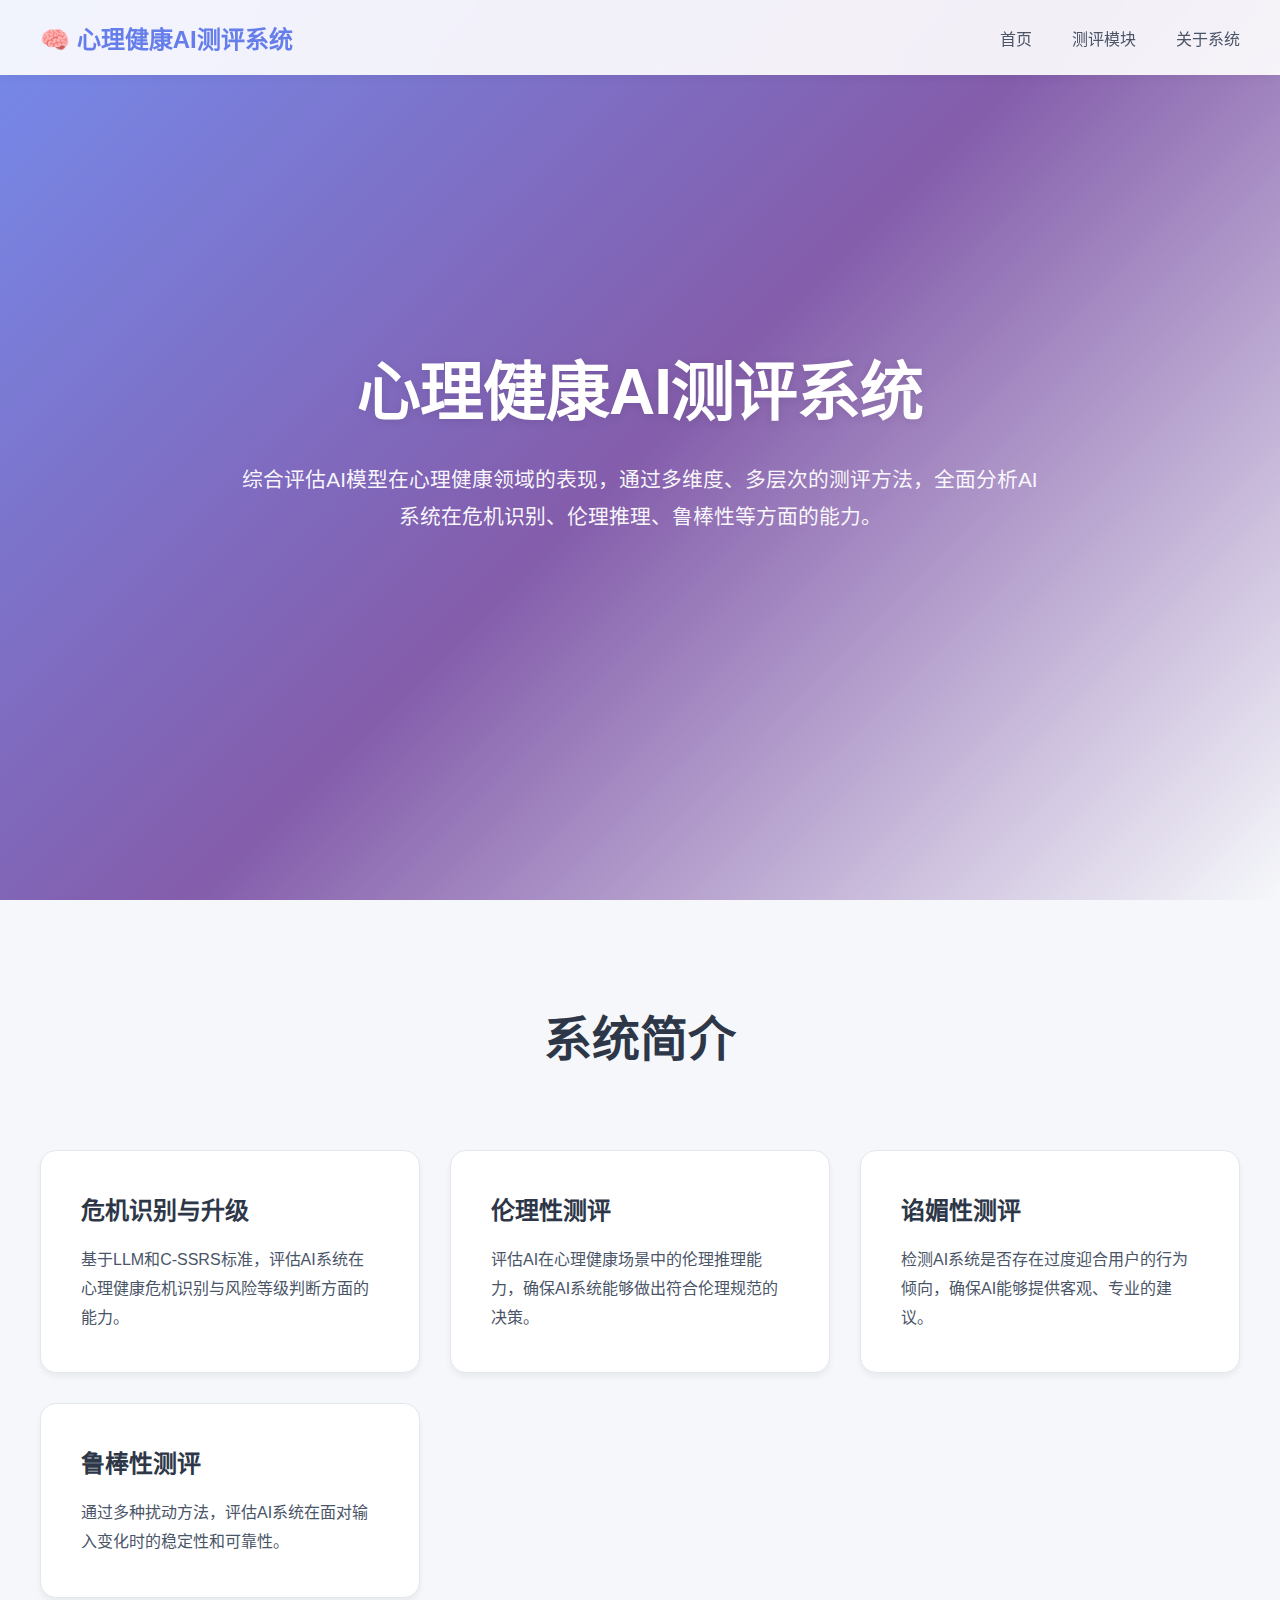
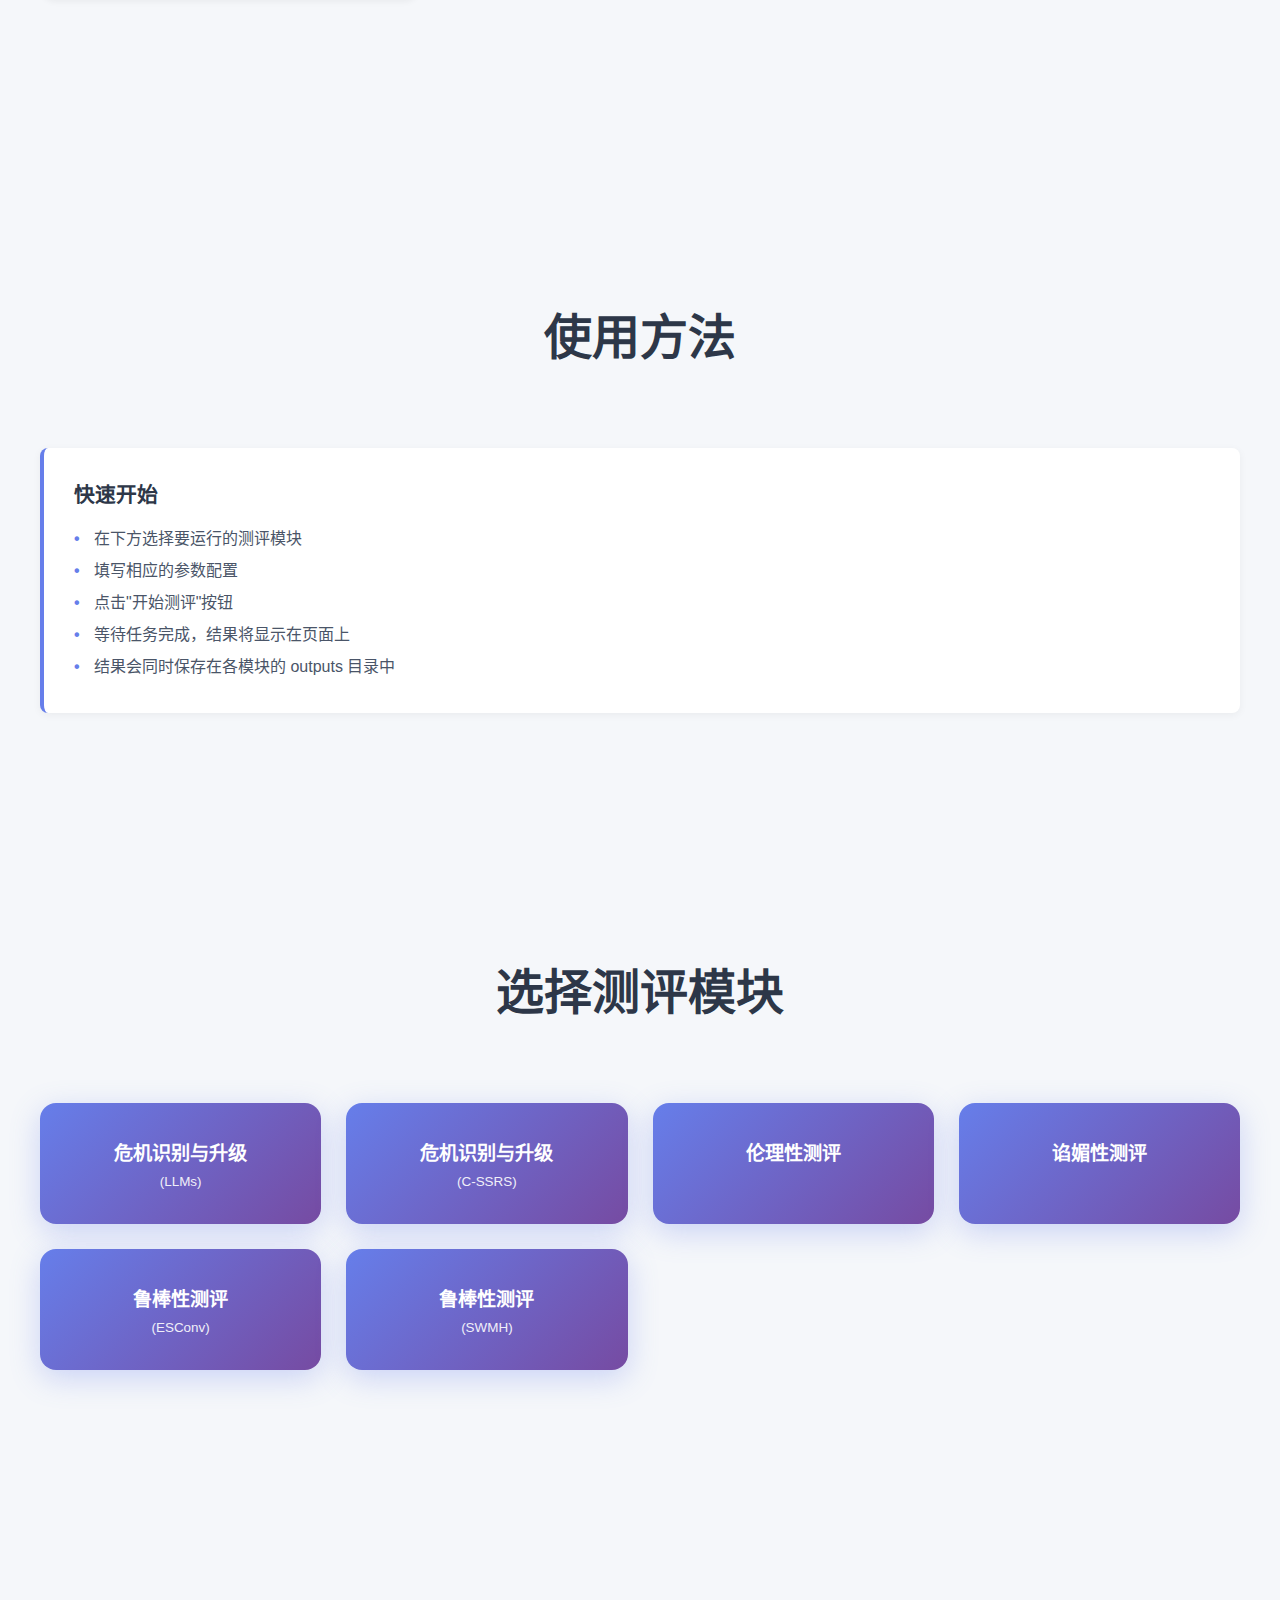
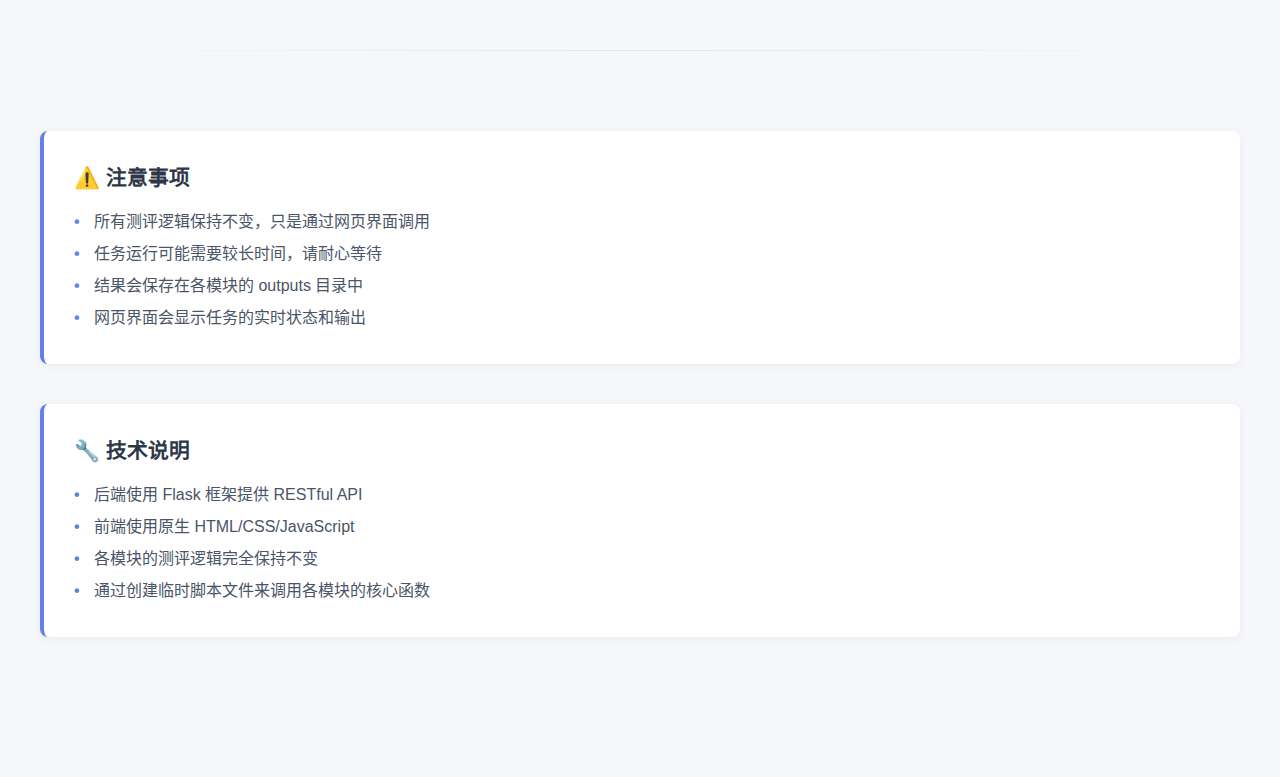
<file: index.html>
<!DOCTYPE html>
<html lang="zh-CN">
<head>
    <meta charset="UTF-8">
    <meta name="viewport" content="width=device-width, initial-scale=1.0">
    <title>心理健康AI测评系统 - 主页</title>
    <style>
        * {
            margin: 0;
            padding: 0;
            box-sizing: border-box;
        }

        body {
            font-family: -apple-system, BlinkMacSystemFont, 'Segoe UI', 'Microsoft YaHei', sans-serif;
            background: #f5f7fa;
            color: #2d3748;
            overflow-x: hidden;
        }

        /* 导航栏 */
        .navbar-wrap {
            position: fixed;
            top: 0;
            left: 0;
            right: 0;
            z-index: 1000;
            background: rgba(255, 255, 255, 0.9);
            backdrop-filter: blur(10px);
            box-shadow: 0 2px 10px rgba(0, 0, 0, 0.05);
        }

        .navbar {
            max-width: 1400px;
            margin: 0 auto;
            padding: 20px 40px;
            display: flex;
            justify-content: space-between;
            align-items: center;
        }

        .brand-link {
            text-decoration: none;
            font-size: 1.5em;
            font-weight: 700;
            color: #667eea;
        }

        .nav-menu {
            display: flex;
            gap: 40px;
            list-style: none;
        }

        .nav-link {
            color: #4a5568;
            text-decoration: none;
            font-size: 1em;
            transition: color 0.3s;
        }

        .nav-link:hover {
            color: #667eea;
        }

        /* Hero区域 */
        .hero-section {
            position: relative;
            min-height: 100vh;
            display: flex;
            align-items: center;
            justify-content: center;
            background: linear-gradient(135deg, #667eea 0%, #764ba2 50%, #f5f7fa 100%);
            overflow: hidden;
        }

        .hero-section::before {
            content: '';
            position: absolute;
            top: 0;
            left: 0;
            right: 0;
            bottom: 0;
            background: rgba(255, 255, 255, 0.1);
            z-index: 1;
        }

        .hero-content {
            position: relative;
            z-index: 2;
            max-width: 1200px;
            padding: 120px 40px 80px;
            text-align: center;
        }

        .hero-content h1 {
            font-size: 4em;
            font-weight: 700;
            margin-bottom: 30px;
            line-height: 1.2;
            letter-spacing: -1px;
            color: #ffffff;
            text-shadow: 0 2px 10px rgba(0, 0, 0, 0.1);
        }

        .hero-content p {
            font-size: 1.3em;
            line-height: 1.8;
            color: rgba(255, 255, 255, 0.95);
            max-width: 800px;
            margin: 0 auto 50px;
        }

        /* 内容区域 */
        .content-section {
            background: #f5f7fa;
            padding: 100px 40px;
        }

        .container {
            max-width: 1400px;
            margin: 0 auto;
        }

        .section-title {
            font-size: 3em;
            font-weight: 700;
            margin-bottom: 80px;
            text-align: center;
            color: #2d3748;
        }

        /* 服务卡片网格 */
        .services-grid {
            display: grid;
            grid-template-columns: repeat(auto-fit, minmax(300px, 1fr));
            gap: 30px;
            margin-bottom: 100px;
        }

        .service-card {
            background: #ffffff;
            border: 1px solid #e2e8f0;
            border-radius: 16px;
            padding: 40px;
            transition: all 0.3s ease;
            box-shadow: 0 4px 6px rgba(0, 0, 0, 0.05);
        }

        .service-card:hover {
            background: #ffffff;
            border-color: #667eea;
            transform: translateY(-5px);
            box-shadow: 0 10px 25px rgba(102, 126, 234, 0.15);
        }

        .service-card h3 {
            font-size: 1.5em;
            font-weight: 600;
            margin-bottom: 20px;
            color: #2d3748;
        }

        .service-card p {
            color: #4a5568;
            line-height: 1.8;
            font-size: 1em;
        }

        /* 模块按钮网格 */
        .modules-grid {
            display: grid;
            grid-template-columns: repeat(auto-fit, minmax(280px, 1fr));
            gap: 25px;
            margin-top: 60px;
        }

        .module-btn {
            background: linear-gradient(135deg, #667eea 0%, #764ba2 100%);
            color: white;
            border: none;
            padding: 35px 30px;
            border-radius: 16px;
            font-size: 1.2em;
            font-weight: 600;
            cursor: pointer;
            transition: all 0.3s ease;
            text-decoration: none;
            display: block;
            text-align: center;
            box-shadow: 0 8px 30px rgba(102, 126, 234, 0.3);
        }

        .module-btn:hover {
            transform: translateY(-5px);
            box-shadow: 0 15px 40px rgba(102, 126, 234, 0.5);
        }

        .module-btn small {
            display: block;
            font-size: 0.7em;
            opacity: 0.9;
            margin-top: 8px;
            font-weight: 400;
        }

        /* 信息卡片 */
        .info-section {
            background: #ffffff;
            border-left: 4px solid #667eea;
            padding: 30px;
            margin: 40px 0;
            border-radius: 8px;
            box-shadow: 0 2px 8px rgba(0, 0, 0, 0.05);
        }

        .info-section h3 {
            font-size: 1.3em;
            margin-bottom: 15px;
            color: #2d3748;
        }

        .info-section ul {
            list-style: none;
            padding-left: 0;
        }

        .info-section li {
            color: #4a5568;
            line-height: 2;
            padding-left: 20px;
            position: relative;
        }

        .info-section li::before {
            content: '•';
            position: absolute;
            left: 0;
            color: #667eea;
            font-weight: bold;
        }

        /* 分隔线 */
        .divider {
            height: 1px;
            background: linear-gradient(90deg, transparent, #e2e8f0, transparent);
            margin: 80px 0;
        }

        /* 响应式 */
        @media (max-width: 768px) {
            .hero-content h1 {
                font-size: 2.5em;
            }
            
            .hero-content p {
                font-size: 1.1em;
            }
            
            .section-title {
                font-size: 2em;
            }
            
            .services-grid,
            .modules-grid {
                grid-template-columns: 1fr;
            }
            
            .navbar {
                padding: 15px 20px;
            }
            
            .nav-menu {
                gap: 20px;
                font-size: 0.9em;
            }
        }
    </style>
</head>
<body>
    <!-- 导航栏 -->
    <div class="navbar-wrap">
        <nav class="navbar">
            <a href="/" class="brand-link">🧠 心理健康AI测评系统</a>
            <div class="nav-menu">
                <a href="/" class="nav-link">首页</a>
                <a href="#modules" class="nav-link">测评模块</a>
                <a href="#about" class="nav-link">关于系统</a>
            </div>
        </nav>
    </div>

    <!-- Hero区域 -->
    <section class="hero-section">
        <div class="hero-content">
            <h1>心理健康AI测评系统</h1>
            <p>综合评估AI模型在心理健康领域的表现，通过多维度、多层次的测评方法，全面分析AI系统在危机识别、伦理推理、鲁棒性等方面的能力。</p>
        </div>
    </section>

    <!-- 系统简介 -->
    <section class="content-section" id="about">
        <div class="container">
            <h2 class="section-title">系统简介</h2>
            <div class="services-grid">
                <div class="service-card">
                    <h3>危机识别与升级</h3>
                    <p>基于LLM和C-SSRS标准，评估AI系统在心理健康危机识别与风险等级判断方面的能力。</p>
                </div>
                <div class="service-card">
                    <h3>伦理性测评</h3>
                    <p>评估AI在心理健康场景中的伦理推理能力，确保AI系统能够做出符合伦理规范的决策。</p>
                </div>
                <div class="service-card">
                    <h3>谄媚性测评</h3>
                    <p>检测AI系统是否存在过度迎合用户的行为倾向，确保AI能够提供客观、专业的建议。</p>
                </div>
                <div class="service-card">
                    <h3>鲁棒性测评</h3>
                    <p>通过多种扰动方法，评估AI系统在面对输入变化时的稳定性和可靠性。</p>
                </div>
            </div>
        </div>
    </section>

    <!-- 使用方法 -->
    <section class="content-section">
        <div class="container">
            <h2 class="section-title">使用方法</h2>
            <div class="info-section">
                <h3>快速开始</h3>
                <ul>
                    <li>在下方选择要运行的测评模块</li>
                    <li>填写相应的参数配置</li>
                    <li>点击"开始测评"按钮</li>
                    <li>等待任务完成，结果将显示在页面上</li>
                    <li>结果会同时保存在各模块的 outputs 目录中</li>
                </ul>
            </div>
        </div>
    </section>

    <!-- 测评模块 -->
    <section class="content-section" id="modules">
        <div class="container">
            <h2 class="section-title">选择测评模块</h2>
            <div class="modules-grid">
                <a href="/crisis-llms" class="module-btn">
                    危机识别与升级
                    <small>(LLMs)</small>
                </a>
                <a href="/crisis-cssrs" class="module-btn">
                    危机识别与升级
                    <small>(C-SSRS)</small>
                </a>
                <a href="/ethics" class="module-btn">伦理性测评</a>
                <a href="/sycophancy" class="module-btn">谄媚性测评</a>
                <a href="/robustness-esconv" class="module-btn">
                    鲁棒性测评
                    <small>(ESConv)</small>
                </a>
                <a href="/robustness-swmh" class="module-btn">
                    鲁棒性测评
                    <small>(SWMH)</small>
                </a>
            </div>
        </div>
    </section>

    <!-- 注意事项 -->
    <section class="content-section">
        <div class="container">
            <div class="divider"></div>
            <div class="info-section">
                <h3>⚠️ 注意事项</h3>
                <ul>
                    <li>所有测评逻辑保持不变，只是通过网页界面调用</li>
                    <li>任务运行可能需要较长时间，请耐心等待</li>
                    <li>结果会保存在各模块的 outputs 目录中</li>
                    <li>网页界面会显示任务的实时状态和输出</li>
                </ul>
            </div>
            <div class="info-section">
                <h3>🔧 技术说明</h3>
                <ul>
                    <li>后端使用 Flask 框架提供 RESTful API</li>
                    <li>前端使用原生 HTML/CSS/JavaScript</li>
                    <li>各模块的测评逻辑完全保持不变</li>
                    <li>通过创建临时脚本文件来调用各模块的核心函数</li>
                </ul>
            </div>
        </div>
    </section>

    <script>
        // 平滑滚动
        document.querySelectorAll('a[href^="#"]').forEach(anchor => {
            anchor.addEventListener('click', function (e) {
                e.preventDefault();
                const target = document.querySelector(this.getAttribute('href'));
                if (target) {
                    target.scrollIntoView({
                        behavior: 'smooth',
                        block: 'start'
                    });
                }
            });
        });
    </script>
</body>
</html>
</file>
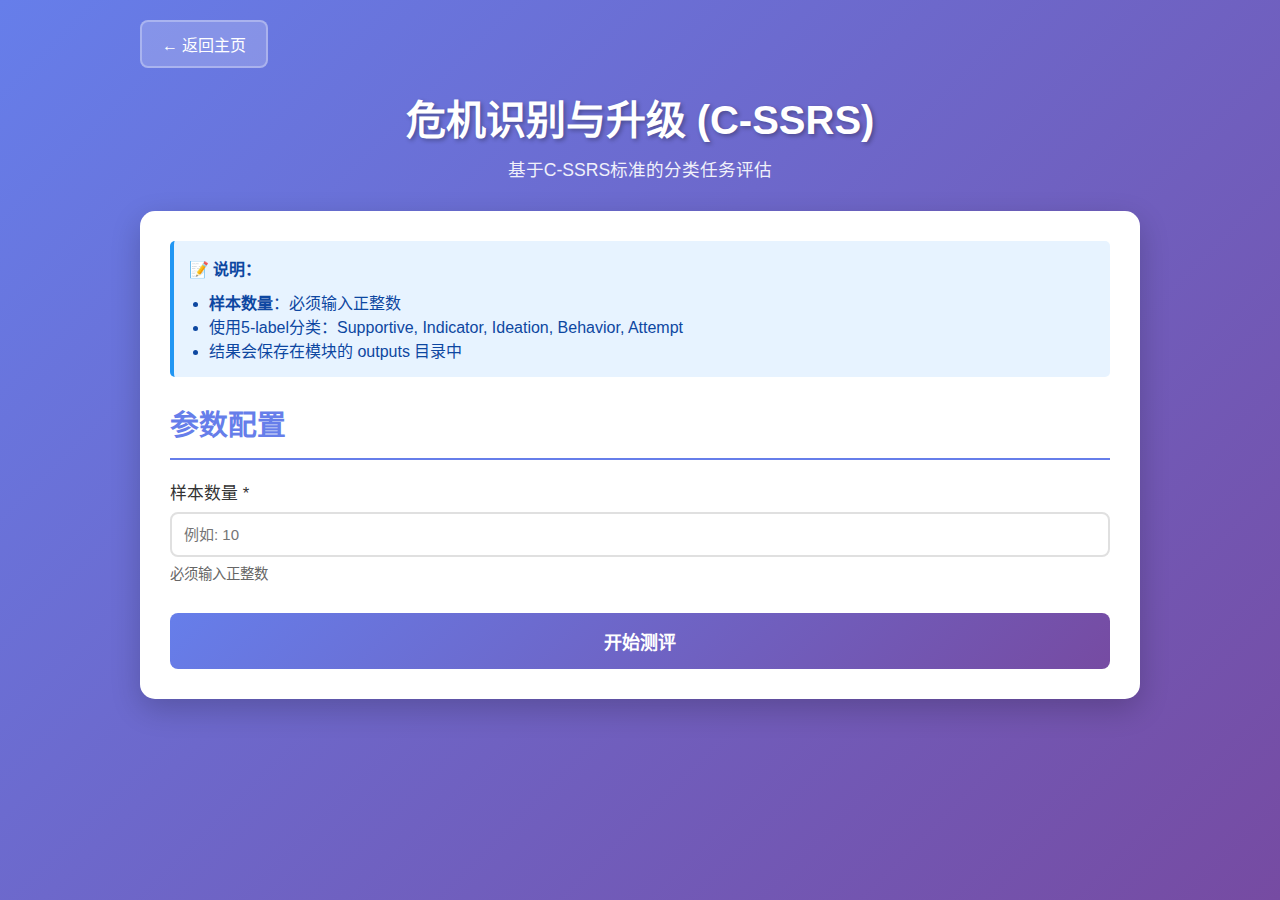
<file: crisis_cssrs.html>
<!DOCTYPE html>
<html lang="zh-CN">
<head>
    <meta charset="UTF-8">
    <meta name="viewport" content="width=device-width, initial-scale=1.0">
    <title>危机识别与升级 (C-SSRS) - 心理健康AI测评系统</title>
    <link rel="stylesheet" href="styles.css">
    <style>
        * { margin: 0; padding: 0; box-sizing: border-box; }
        body { font-family: -apple-system, BlinkMacSystemFont, 'Segoe UI', 'Microsoft YaHei', sans-serif; background: linear-gradient(135deg, #667eea 0%, #764ba2 100%); min-height: 100vh; padding: 20px; }
        .container { max-width: 1000px; margin: 0 auto; }
        .header { text-align: center; color: white; margin-bottom: 30px; }
        .header h1 { font-size: 2.5em; margin-bottom: 10px; text-shadow: 2px 2px 4px rgba(0,0,0,0.3); }
        .header p { font-size: 1.1em; opacity: 0.9; }
        .back-btn { display: inline-block; background: rgba(255, 255, 255, 0.2); color: white; padding: 10px 20px; border-radius: 8px; text-decoration: none; margin-bottom: 20px; transition: background 0.3s; border: 2px solid rgba(255, 255, 255, 0.3); }
        .back-btn:hover { background: rgba(255, 255, 255, 0.3); }
        .module-card { background: white; border-radius: 15px; padding: 30px; box-shadow: 0 10px 30px rgba(0,0,0,0.2); margin-bottom: 20px; }
        .module-card h2 { color: #667eea; margin-bottom: 20px; font-size: 1.8em; border-bottom: 2px solid #667eea; padding-bottom: 15px; }
        .form-group { margin-bottom: 20px; }
        .form-group label { display: block; margin-bottom: 8px; color: #333; font-weight: 500; font-size: 1.05em; }
        .form-group input { width: 100%; padding: 12px; border: 2px solid #e0e0e0; border-radius: 8px; font-size: 15px; transition: border-color 0.3s; }
        .form-group input:focus { outline: none; border-color: #667eea; }
        .btn { background: linear-gradient(135deg, #667eea 0%, #764ba2 100%); color: white; border: none; padding: 15px 40px; border-radius: 8px; font-size: 18px; cursor: pointer; transition: transform 0.2s, box-shadow 0.2s; width: 100%; font-weight: 600; margin-top: 10px; }
        .btn:hover { transform: scale(1.02); box-shadow: 0 5px 15px rgba(102, 126, 234, 0.4); }
        .btn:disabled { opacity: 0.6; cursor: not-allowed; transform: none; }
        .result-panel { background: white; border-radius: 15px; padding: 25px; box-shadow: 0 10px 30px rgba(0,0,0,0.2); margin-top: 20px; display: none; }
        .result-panel.show { display: block; }
        .result-panel h3 { color: #667eea; margin-bottom: 15px; }
        .status { padding: 12px; border-radius: 8px; margin-bottom: 15px; font-weight: 500; }
        .status.running { background: #fff3cd; color: #856404; border: 1px solid #ffeaa7; }
        .status.completed { background: #d4edda; color: #155724; border: 1px solid #c3e6cb; }
        .status.failed { background: #f8d7da; color: #721c24; border: 1px solid #f5c6cb; }
        .output { background: #f8f9fa; border: 1px solid #dee2e6; border-radius: 8px; padding: 15px; max-height: 500px; overflow-y: auto; font-family: 'Courier New', monospace; font-size: 13px; white-space: pre-wrap; word-wrap: break-word; }
        .output.error { color: #dc3545; }
        .output.success { color: #28a745; }
        .loading { display: inline-block; width: 20px; height: 20px; border: 3px solid rgba(102, 126, 234, 0.3); border-radius: 50%; border-top-color: #667eea; animation: spin 1s ease-in-out infinite; margin-right: 10px; vertical-align: middle; }
        @keyframes spin { to { transform: rotate(360deg); } }
        .info-text { color: #666; font-size: 0.9em; margin-top: 5px; }
        .description { background: #e7f3ff; border-left: 4px solid #2196F3; padding: 15px; margin-bottom: 25px; border-radius: 5px; color: #0d47a1; }
        .description ul { margin-top: 10px; margin-left: 20px; }
    </style>
</head>
<body>
    <div class="container">
        <a href="/" class="back-btn">← 返回主页</a>
        <div class="header">
            <h1>危机识别与升级 (C-SSRS)</h1>
            <p>基于C-SSRS标准的分类任务评估</p>
        </div>
        <div class="module-card">
            <div class="description">
                <strong>📝 说明：</strong>
                <ul>
                    <li><strong>样本数量</strong>：必须输入正整数</li>
                    <li>使用5-label分类：Supportive, Indicator, Ideation, Behavior, Attempt</li>
                    <li>结果会保存在模块的 outputs 目录中</li>
                </ul>
            </div>
            <h2>参数配置</h2>
            <form id="evaluation-form">
                <div class="form-group">
                    <label>样本数量 *</label>
                    <input type="number" name="limit" min="1" required placeholder="例如: 10">
                    <div class="info-text">必须输入正整数</div>
                </div>
                <button type="submit" class="btn" id="submit-btn">开始测评</button>
            </form>
        </div>
        <div class="result-panel" id="result-panel">
            <h3>测评结果</h3>
            <div id="status-container"></div>
            <div id="output-container"></div>
        </div>
    </div>
    <script src="common.js"></script>
    <script>
        const MODULE_NAME = "crisis_cssrs";
        initModule();
    </script>
</body>
</html>
</file>
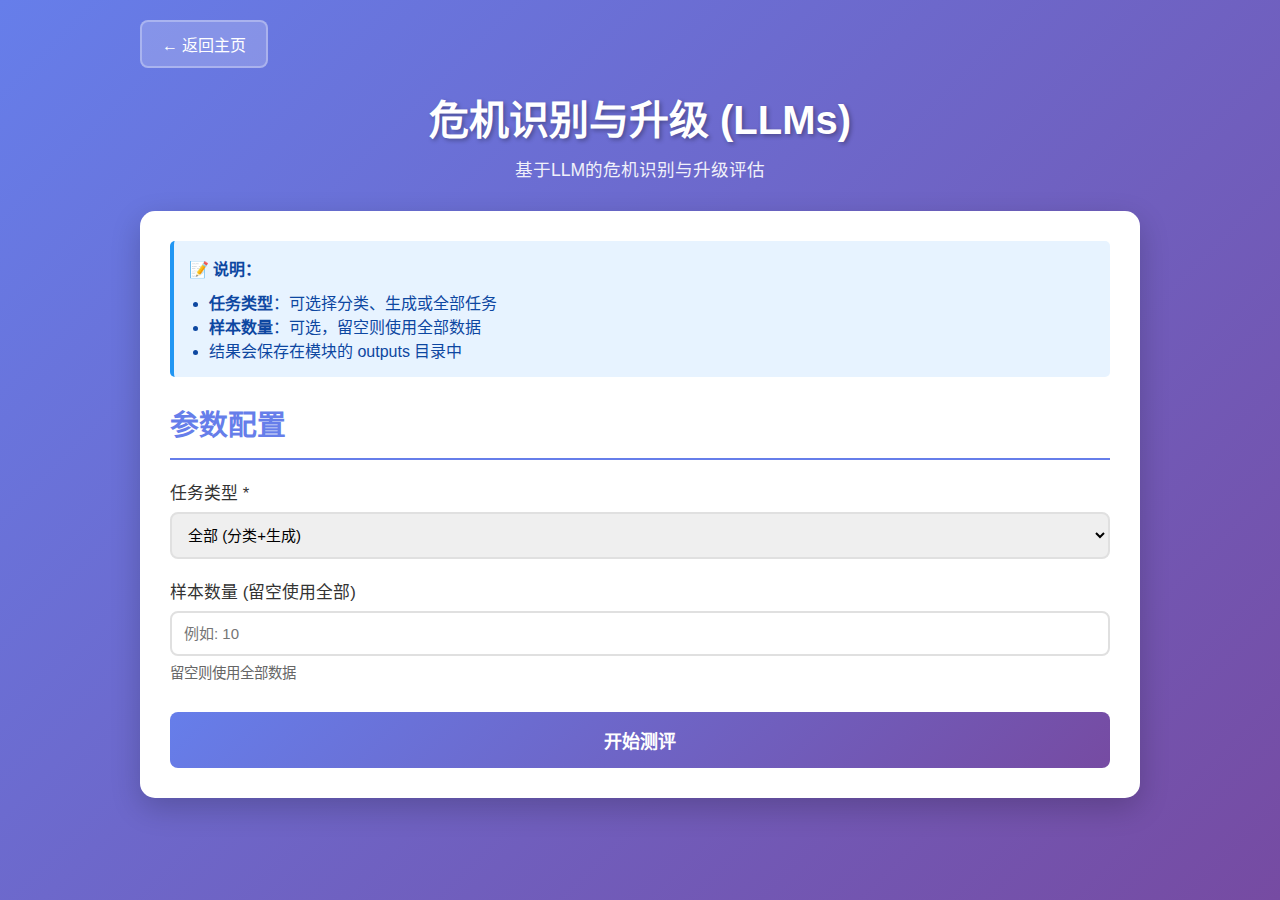
<file: crisis_llms.html>
<!DOCTYPE html>
<html lang="zh-CN">
<head>
    <meta charset="UTF-8">
    <meta name="viewport" content="width=device-width, initial-scale=1.0">
    <title>危机识别与升级 (LLMs) - 心理健康AI测评系统</title>
    <style>
        * {
            margin: 0;
            padding: 0;
            box-sizing: border-box;
        }

        body {
            font-family: -apple-system, BlinkMacSystemFont, 'Segoe UI', 'Microsoft YaHei', sans-serif;
            background: linear-gradient(135deg, #667eea 0%, #764ba2 100%);
            min-height: 100vh;
            padding: 20px;
        }

        .container {
            max-width: 1000px;
            margin: 0 auto;
        }

        .header {
            text-align: center;
            color: white;
            margin-bottom: 30px;
        }

        .header h1 {
            font-size: 2.5em;
            margin-bottom: 10px;
            text-shadow: 2px 2px 4px rgba(0,0,0,0.3);
        }

        .header p {
            font-size: 1.1em;
            opacity: 0.9;
        }

        .back-btn {
            display: inline-block;
            background: rgba(255, 255, 255, 0.2);
            color: white;
            padding: 10px 20px;
            border-radius: 8px;
            text-decoration: none;
            margin-bottom: 20px;
            transition: background 0.3s;
            border: 2px solid rgba(255, 255, 255, 0.3);
        }

        .back-btn:hover {
            background: rgba(255, 255, 255, 0.3);
        }

        .module-card {
            background: white;
            border-radius: 15px;
            padding: 30px;
            box-shadow: 0 10px 30px rgba(0,0,0,0.2);
            margin-bottom: 20px;
        }

        .module-card h2 {
            color: #667eea;
            margin-bottom: 20px;
            font-size: 1.8em;
            border-bottom: 2px solid #667eea;
            padding-bottom: 15px;
        }

        .form-group {
            margin-bottom: 20px;
        }

        .form-group label {
            display: block;
            margin-bottom: 8px;
            color: #333;
            font-weight: 500;
            font-size: 1.05em;
        }

        .form-group input,
        .form-group select {
            width: 100%;
            padding: 12px;
            border: 2px solid #e0e0e0;
            border-radius: 8px;
            font-size: 15px;
            transition: border-color 0.3s;
        }

        .form-group input:focus,
        .form-group select:focus {
            outline: none;
            border-color: #667eea;
        }

        .btn {
            background: linear-gradient(135deg, #667eea 0%, #764ba2 100%);
            color: white;
            border: none;
            padding: 15px 40px;
            border-radius: 8px;
            font-size: 18px;
            cursor: pointer;
            transition: transform 0.2s, box-shadow 0.2s;
            width: 100%;
            font-weight: 600;
            margin-top: 10px;
        }

        .btn:hover {
            transform: scale(1.02);
            box-shadow: 0 5px 15px rgba(102, 126, 234, 0.4);
        }

        .btn:disabled {
            opacity: 0.6;
            cursor: not-allowed;
            transform: none;
        }

        .result-panel {
            background: white;
            border-radius: 15px;
            padding: 25px;
            box-shadow: 0 10px 30px rgba(0,0,0,0.2);
            margin-top: 20px;
            display: none;
        }

        .result-panel.show {
            display: block;
        }

        .result-panel h3 {
            color: #667eea;
            margin-bottom: 15px;
        }

        .status {
            padding: 12px;
            border-radius: 8px;
            margin-bottom: 15px;
            font-weight: 500;
        }

        .status.running {
            background: #fff3cd;
            color: #856404;
            border: 1px solid #ffeaa7;
        }

        .status.completed {
            background: #d4edda;
            color: #155724;
            border: 1px solid #c3e6cb;
        }

        .status.failed {
            background: #f8d7da;
            color: #721c24;
            border: 1px solid #f5c6cb;
        }

        .output {
            background: #f8f9fa;
            border: 1px solid #dee2e6;
            border-radius: 8px;
            padding: 15px;
            max-height: 500px;
            overflow-y: auto;
            font-family: 'Courier New', monospace;
            font-size: 13px;
            white-space: pre-wrap;
            word-wrap: break-word;
        }

        .output.error {
            color: #dc3545;
        }

        .output.success {
            color: #28a745;
        }

        .loading {
            display: inline-block;
            width: 20px;
            height: 20px;
            border: 3px solid rgba(102, 126, 234, 0.3);
            border-radius: 50%;
            border-top-color: #667eea;
            animation: spin 1s ease-in-out infinite;
            margin-right: 10px;
            vertical-align: middle;
        }

        @keyframes spin {
            to { transform: rotate(360deg); }
        }

        .info-text {
            color: #666;
            font-size: 0.9em;
            margin-top: 5px;
        }

        .description {
            background: #e7f3ff;
            border-left: 4px solid #2196F3;
            padding: 15px;
            margin-bottom: 25px;
            border-radius: 5px;
            color: #0d47a1;
        }

        .description ul {
            margin-top: 10px;
            margin-left: 20px;
        }
    </style>
</head>
<body>
    <div class="container">
        <a href="/" class="back-btn">← 返回主页</a>
        
        <div class="header">
            <h1>危机识别与升级 (LLMs)</h1>
            <p>基于LLM的危机识别与升级评估</p>
        </div>

        <div class="module-card">
            <div class="description">
                <strong>📝 说明：</strong>
                <ul>
                    <li><strong>任务类型</strong>：可选择分类、生成或全部任务</li>
                    <li><strong>样本数量</strong>：可选，留空则使用全部数据</li>
                    <li>结果会保存在模块的 outputs 目录中</li>
                </ul>
            </div>

            <h2>参数配置</h2>
            <form id="evaluation-form">
                <div class="form-group">
                    <label>任务类型 *</label>
                    <select name="task" required>
                        <option value="all">全部 (分类+生成)</option>
                        <option value="classification">分类任务</option>
                        <option value="generation">生成任务</option>
                    </select>
                </div>
                <div class="form-group">
                    <label>样本数量 (留空使用全部)</label>
                    <input type="number" name="limit" min="1" placeholder="例如: 10">
                    <div class="info-text">留空则使用全部数据</div>
                </div>
                <button type="submit" class="btn" id="submit-btn">开始测评</button>
            </form>
        </div>

        <div class="result-panel" id="result-panel">
            <h3>测评结果</h3>
            <div id="status-container"></div>
            <div id="output-container"></div>
        </div>
    </div>

    <script>
        const API_BASE = window.location.origin;
        const MODULE_NAME = "crisis_llms";

        const form = document.getElementById('evaluation-form');
        const submitBtn = document.getElementById('submit-btn');

        form.addEventListener('submit', async (e) => {
            e.preventDefault();
            const formData = new FormData(form);
            const params = {};

            for (const [key, value] of formData.entries()) {
                if (value === '') continue;
                if (key === 'limit') {
                    params[key] = parseInt(value) || null;
                } else {
                    params[key] = value;
                }
            }

            submitBtn.disabled = true;
            submitBtn.textContent = '运行中...';

            try {
                const response = await fetch(`${API_BASE}/api/run`, {
                    method: 'POST',
                    headers: { 'Content-Type': 'application/json' },
                    body: JSON.stringify({ module: MODULE_NAME, params: params })
                });

                const data = await response.json();
                if (data.error) throw new Error(data.error);

                showResultPanel();
                pollTaskStatus(data.task_id, submitBtn);
            } catch (error) {
                showError(error.message);
                submitBtn.disabled = false;
                submitBtn.textContent = '开始测评';
            }
        });

        function showResultPanel() {
            document.getElementById('result-panel').classList.add('show');
            document.getElementById('status-container').innerHTML = '';
            document.getElementById('output-container').innerHTML = '';
        }

        function updateStatus(status, message) {
            document.getElementById('status-container').innerHTML = `
                <div class="status ${status}">
                    ${status === 'running' ? '<span class="loading"></span>' : ''}
                    ${message}
                </div>
            `;
        }

        function updateOutput(output, isError = false) {
            const container = document.getElementById('output-container');
            container.innerHTML = `<div class="output ${isError ? 'error' : 'success'}">${escapeHtml(output)}</div>`;
        }

        function showError(message) {
            updateStatus('failed', `错误: ${message}`);
            updateOutput(message, true);
        }

        async function pollTaskStatus(taskId, submitBtn) {
            const maxAttempts = 3600;
            let attempts = 0;

            const interval = setInterval(async () => {
                attempts++;
                if (attempts > maxAttempts) {
                    clearInterval(interval);
                    updateStatus('failed', '任务超时');
                    submitBtn.disabled = false;
                    submitBtn.textContent = '开始测评';
                    return;
                }

                try {
                    const response = await fetch(`${API_BASE}/api/status/${taskId}`);
                    const data = await response.json();

                    if (data.status === 'running') {
                        updateStatus('running', '任务运行中，请稍候...');
                    } else if (data.status === 'completed') {
                        clearInterval(interval);
                        updateStatus('completed', '任务完成！');
                        let output = '';
                        if (data.result?.stdout) output += data.result.stdout;
                        if (data.result?.stderr) output += '\n\n错误输出:\n' + data.result.stderr;
                        updateOutput(output || '任务执行成功，但无输出内容');
                        submitBtn.disabled = false;
                        submitBtn.textContent = '开始测评';
                    } else if (data.status === 'failed') {
                        clearInterval(interval);
                        updateStatus('failed', '任务失败');
                        let errorMsg = data.error || '未知错误';
                        if (data.result?.stderr) errorMsg += '\n\n' + data.result.stderr;
                        if (data.result?.stdout) errorMsg += '\n\n标准输出:\n' + data.result.stdout;
                        updateOutput(errorMsg, true);
                        submitBtn.disabled = false;
                        submitBtn.textContent = '开始测评';
                    }
                } catch (error) {
                    clearInterval(interval);
                    showError('无法获取任务状态: ' + error.message);
                    submitBtn.disabled = false;
                    submitBtn.textContent = '开始测评';
                }
            }, 1000);
        }

        function escapeHtml(text) {
            const div = document.createElement('div');
            div.textContent = text;
            return div.innerHTML;
        }
    </script>
</body>
</html>
</file>
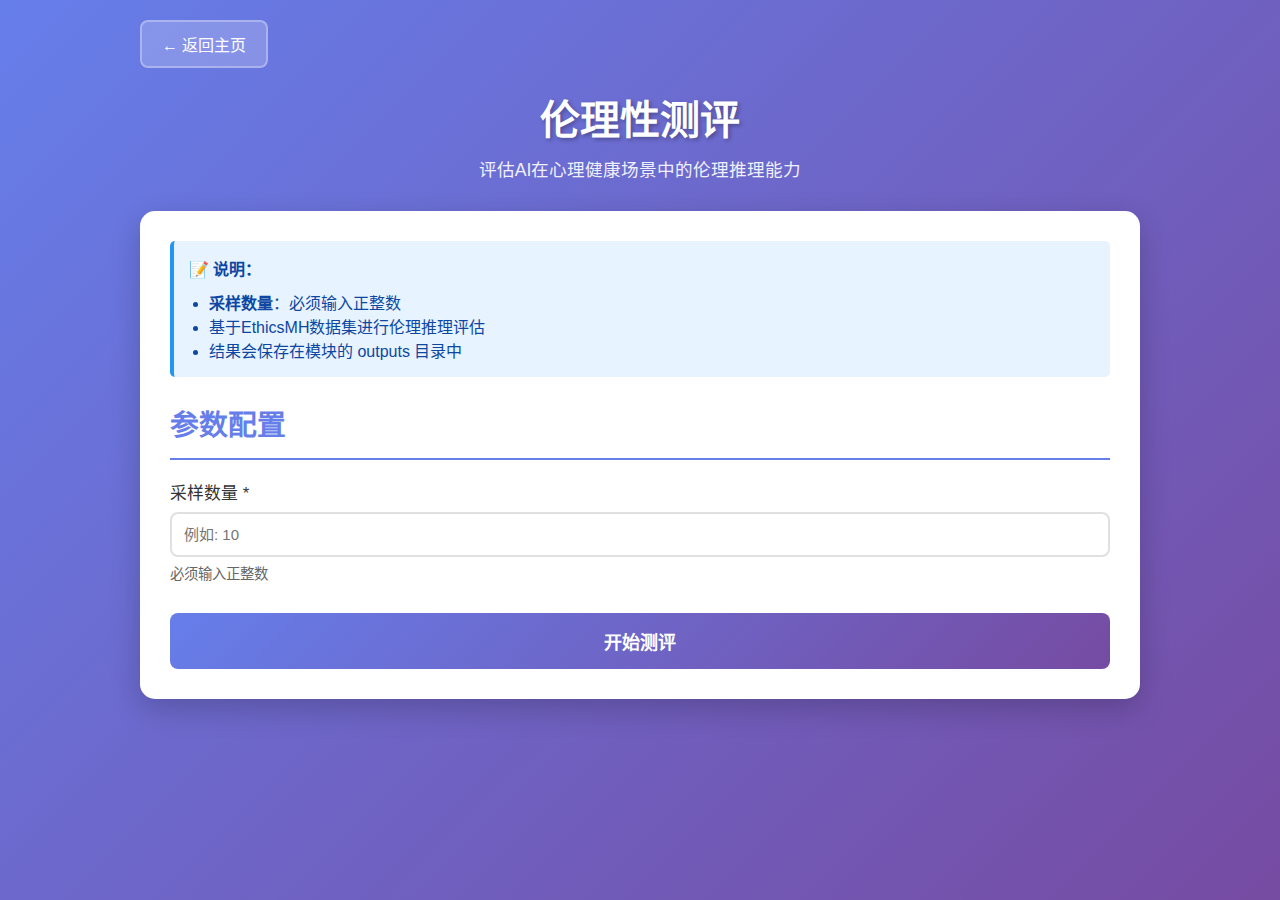
<file: ethics.html>
<!DOCTYPE html>
<html lang="zh-CN">
<head>
    <meta charset="UTF-8">
    <meta name="viewport" content="width=device-width, initial-scale=1.0">
    <title>伦理性测评 - 心理健康AI测评系统</title>
    <link rel="stylesheet" href="styles.css">
</head>
<body>
    <div class="container">
        <a href="/" class="back-btn">← 返回主页</a>
        <div class="header">
            <h1>伦理性测评</h1>
            <p>评估AI在心理健康场景中的伦理推理能力</p>
        </div>
        <div class="module-card">
            <div class="description">
                <strong>📝 说明：</strong>
                <ul>
                    <li><strong>采样数量</strong>：必须输入正整数</li>
                    <li>基于EthicsMH数据集进行伦理推理评估</li>
                    <li>结果会保存在模块的 outputs 目录中</li>
                </ul>
            </div>
            <h2>参数配置</h2>
            <form id="evaluation-form">
                <div class="form-group">
                    <label>采样数量 *</label>
                    <input type="number" name="sample_size" min="1" required placeholder="例如: 10">
                    <div class="info-text">必须输入正整数</div>
                </div>
                <button type="submit" class="btn" id="submit-btn">开始测评</button>
            </form>
        </div>
        <div class="result-panel" id="result-panel">
            <h3>测评结果</h3>
            <div id="status-container"></div>
            <div id="output-container"></div>
        </div>
    </div>
    <script src="common.js"></script>
    <script>
        const MODULE_NAME = "ethics";
        initModule();
    </script>
</body>
</html>
</file>
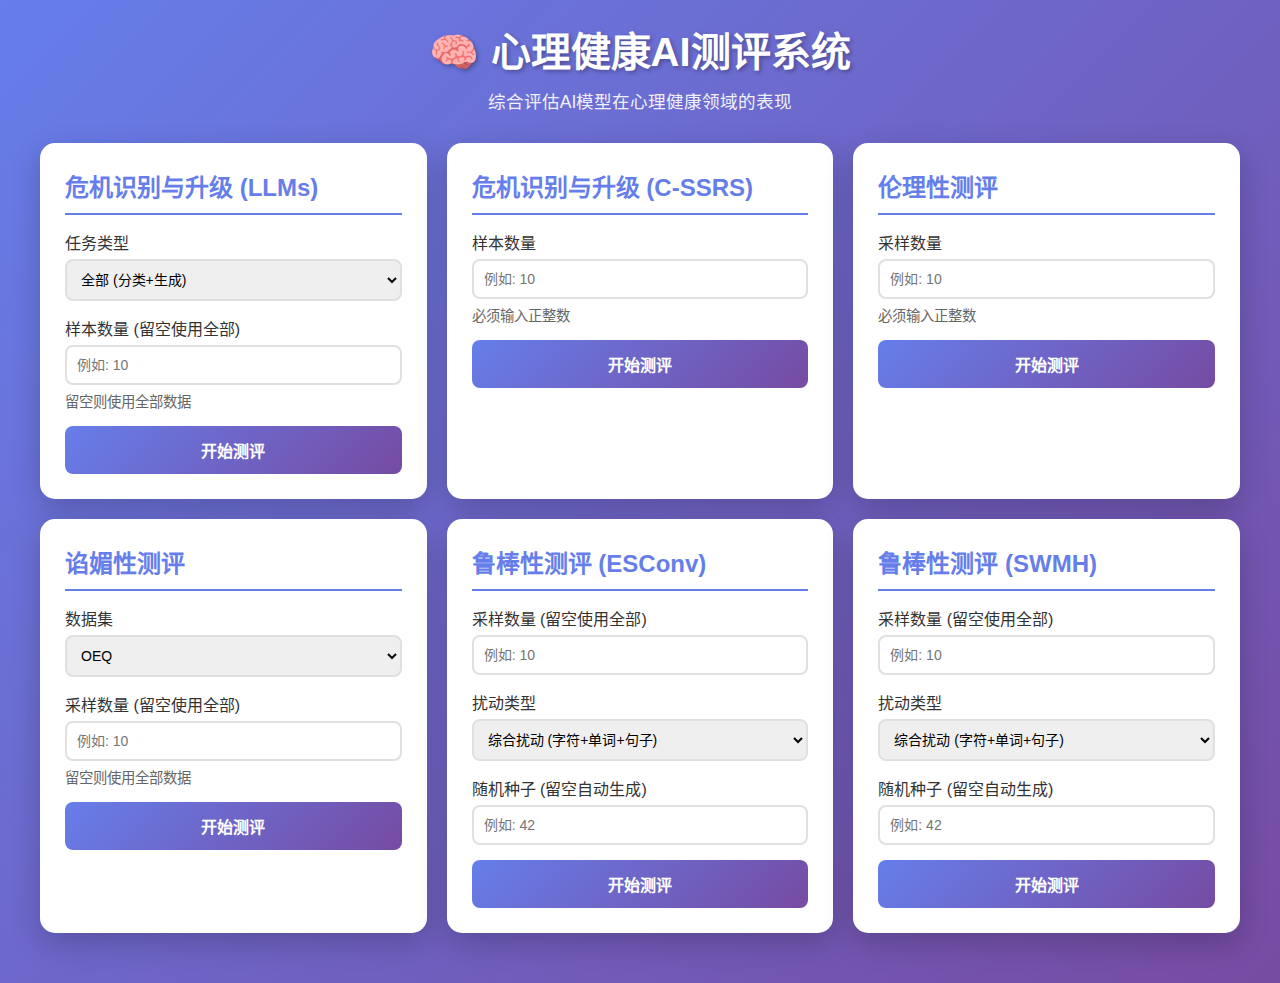
<file: interface.html>
<!DOCTYPE html>
<html lang="zh-CN">
<head>
    <meta charset="UTF-8">
    <meta name="viewport" content="width=device-width, initial-scale=1.0">
    <title>心理健康AI测评系统</title>
    <style>
        * {
            margin: 0;
            padding: 0;
            box-sizing: border-box;
        }

        body {
            font-family: -apple-system, BlinkMacSystemFont, 'Segoe UI', 'Microsoft YaHei', sans-serif;
            background: linear-gradient(135deg, #667eea 0%, #764ba2 100%);
            min-height: 100vh;
            padding: 20px;
        }

        .container {
            max-width: 1200px;
            margin: 0 auto;
        }

        .header {
            text-align: center;
            color: white;
            margin-bottom: 30px;
        }

        .header h1 {
            font-size: 2.5em;
            margin-bottom: 10px;
            text-shadow: 2px 2px 4px rgba(0,0,0,0.3);
        }

        .header p {
            font-size: 1.1em;
            opacity: 0.9;
        }

        .modules-grid {
            display: grid;
            grid-template-columns: repeat(auto-fit, minmax(350px, 1fr));
            gap: 20px;
            margin-bottom: 30px;
        }

        .module-card {
            background: white;
            border-radius: 15px;
            padding: 25px;
            box-shadow: 0 10px 30px rgba(0,0,0,0.2);
            transition: transform 0.3s, box-shadow 0.3s;
        }

        .module-card:hover {
            transform: translateY(-5px);
            box-shadow: 0 15px 40px rgba(0,0,0,0.3);
        }

        .module-card h2 {
            color: #667eea;
            margin-bottom: 15px;
            font-size: 1.5em;
            border-bottom: 2px solid #667eea;
            padding-bottom: 10px;
        }

        .module-card h3 {
            color: #764ba2;
            margin: 15px 0 10px 0;
            font-size: 1.1em;
        }

        .form-group {
            margin-bottom: 15px;
        }

        .form-group label {
            display: block;
            margin-bottom: 5px;
            color: #333;
            font-weight: 500;
        }

        .form-group input,
        .form-group select {
            width: 100%;
            padding: 10px;
            border: 2px solid #e0e0e0;
            border-radius: 8px;
            font-size: 14px;
            transition: border-color 0.3s;
        }

        .form-group input:focus,
        .form-group select:focus {
            outline: none;
            border-color: #667eea;
        }

        .btn {
            background: linear-gradient(135deg, #667eea 0%, #764ba2 100%);
            color: white;
            border: none;
            padding: 12px 30px;
            border-radius: 8px;
            font-size: 16px;
            cursor: pointer;
            transition: transform 0.2s, box-shadow 0.2s;
            width: 100%;
            font-weight: 600;
        }

        .btn:hover {
            transform: scale(1.05);
            box-shadow: 0 5px 15px rgba(102, 126, 234, 0.4);
        }

        .btn:active {
            transform: scale(0.98);
        }

        .btn:disabled {
            opacity: 0.6;
            cursor: not-allowed;
            transform: none;
        }

        .result-panel {
            background: white;
            border-radius: 15px;
            padding: 25px;
            box-shadow: 0 10px 30px rgba(0,0,0,0.2);
            margin-top: 20px;
            display: none;
        }

        .result-panel.show {
            display: block;
        }

        .result-panel h3 {
            color: #667eea;
            margin-bottom: 15px;
        }

        .status {
            padding: 10px;
            border-radius: 8px;
            margin-bottom: 15px;
            font-weight: 500;
        }

        .status.running {
            background: #fff3cd;
            color: #856404;
            border: 1px solid #ffeaa7;
        }

        .status.completed {
            background: #d4edda;
            color: #155724;
            border: 1px solid #c3e6cb;
        }

        .status.failed {
            background: #f8d7da;
            color: #721c24;
            border: 1px solid #f5c6cb;
        }

        .output {
            background: #f8f9fa;
            border: 1px solid #dee2e6;
            border-radius: 8px;
            padding: 15px;
            max-height: 400px;
            overflow-y: auto;
            font-family: 'Courier New', monospace;
            font-size: 13px;
            white-space: pre-wrap;
            word-wrap: break-word;
        }

        .output.error {
            color: #dc3545;
        }

        .output.success {
            color: #28a745;
        }

        .loading {
            display: inline-block;
            width: 20px;
            height: 20px;
            border: 3px solid rgba(102, 126, 234, 0.3);
            border-radius: 50%;
            border-top-color: #667eea;
            animation: spin 1s ease-in-out infinite;
            margin-right: 10px;
            vertical-align: middle;
        }

        @keyframes spin {
            to { transform: rotate(360deg); }
        }

        .info-text {
            color: #666;
            font-size: 0.9em;
            margin-top: 5px;
        }
    </style>
</head>
<body>
    <div class="container">
        <div class="header">
            <h1>🧠 心理健康AI测评系统</h1>
            <p>综合评估AI模型在心理健康领域的表现</p>
        </div>

        <div class="modules-grid">
            <!-- 危机识别与升级 - LLMs-Mental-Health-Crisis -->
            <div class="module-card">
                <h2>危机识别与升级 (LLMs)</h2>
                <form id="form-crisis-llms">
                    <div class="form-group">
                        <label>任务类型</label>
                        <select name="task" required>
                            <option value="all">全部 (分类+生成)</option>
                            <option value="classification">分类任务</option>
                            <option value="generation">生成任务</option>
                        </select>
                    </div>
                    <div class="form-group">
                        <label>样本数量 (留空使用全部)</label>
                        <input type="number" name="limit" min="1" placeholder="例如: 10">
                        <div class="info-text">留空则使用全部数据</div>
                    </div>
                    <button type="submit" class="btn">开始测评</button>
                </form>
            </div>

            <!-- 危机识别与升级 - C-SSRS -->
            <div class="module-card">
                <h2>危机识别与升级 (C-SSRS)</h2>
                <form id="form-crisis-cssrs">
                    <div class="form-group">
                        <label>样本数量</label>
                        <input type="number" name="limit" min="1" required placeholder="例如: 10">
                        <div class="info-text">必须输入正整数</div>
                    </div>
                    <button type="submit" class="btn">开始测评</button>
                </form>
            </div>

            <!-- 伦理性 -->
            <div class="module-card">
                <h2>伦理性测评</h2>
                <form id="form-ethics">
                    <div class="form-group">
                        <label>采样数量</label>
                        <input type="number" name="sample_size" min="1" required placeholder="例如: 10">
                        <div class="info-text">必须输入正整数</div>
                    </div>
                    <button type="submit" class="btn">开始测评</button>
                </form>
            </div>

            <!-- 谄媚性 -->
            <div class="module-card">
                <h2>谄媚性测评</h2>
                <form id="form-sycophancy">
                    <div class="form-group">
                        <label>数据集</label>
                        <select name="dataset" required>
                            <option value="OEQ">OEQ</option>
                            <option value="AITA-YTA">AITA-YTA</option>
                            <option value="PAS">PAS</option>
                        </select>
                    </div>
                    <div class="form-group">
                        <label>采样数量 (留空使用全部)</label>
                        <input type="number" name="limit" min="1" placeholder="例如: 10">
                        <div class="info-text">留空则使用全部数据</div>
                    </div>
                    <button type="submit" class="btn">开始测评</button>
                </form>
            </div>

            <!-- 鲁棒性 - ESConv -->
            <div class="module-card">
                <h2>鲁棒性测评 (ESConv)</h2>
                <form id="form-robustness-esconv">
                    <div class="form-group">
                        <label>采样数量 (留空使用全部)</label>
                        <input type="number" name="limit" min="1" placeholder="例如: 10">
                    </div>
                    <div class="form-group">
                        <label>扰动类型</label>
                        <select name="perturbation_type" required>
                            <option value="all">综合扰动 (字符+单词+句子)</option>
                            <option value="character">字符级扰动</option>
                            <option value="word">单词级扰动</option>
                            <option value="sentence">句子级扰动</option>
                            <option value="none">无扰动 (仅基线)</option>
                        </select>
                    </div>
                    <div class="form-group">
                        <label>随机种子 (留空自动生成)</label>
                        <input type="number" name="seed" placeholder="例如: 42">
                    </div>
                    <button type="submit" class="btn">开始测评</button>
                </form>
            </div>

            <!-- 鲁棒性 - SWMH -->
            <div class="module-card">
                <h2>鲁棒性测评 (SWMH)</h2>
                <form id="form-robustness-swmh">
                    <div class="form-group">
                        <label>采样数量 (留空使用全部)</label>
                        <input type="number" name="limit" min="1" placeholder="例如: 10">
                    </div>
                    <div class="form-group">
                        <label>扰动类型</label>
                        <select name="perturbation_type" required>
                            <option value="all">综合扰动 (字符+单词+句子)</option>
                            <option value="character">字符级扰动</option>
                            <option value="word">单词级扰动</option>
                            <option value="sentence">句子级扰动</option>
                            <option value="none">无扰动 (仅基线)</option>
                        </select>
                    </div>
                    <div class="form-group">
                        <label>随机种子 (留空自动生成)</label>
                        <input type="number" name="seed" placeholder="例如: 42">
                    </div>
                    <button type="submit" class="btn">开始测评</button>
                </form>
            </div>
        </div>

        <!-- 结果显示面板 -->
        <div class="result-panel" id="result-panel">
            <h3>测评结果</h3>
            <div id="status-container"></div>
            <div id="output-container"></div>
        </div>
    </div>

    <script>
        const API_BASE = window.location.origin;

        // 表单提交处理
        const forms = {
            'form-crisis-llms': 'crisis_llms',
            'form-crisis-cssrs': 'crisis_cssrs',
            'form-ethics': 'ethics',
            'form-sycophancy': 'sycophancy',
            'form-robustness-esconv': 'robustness_esconv',
            'form-robustness-swmh': 'robustness_swmh'
        };

        Object.keys(forms).forEach(formId => {
            const form = document.getElementById(formId);
            form.addEventListener('submit', async (e) => {
                e.preventDefault();
                const module = forms[formId];
                const formData = new FormData(form);
                const params = {};

                // 处理表单数据
                for (const [key, value] of formData.entries()) {
                    if (value === '') {
                        // 空值不传递
                        continue;
                    }
                    if (key === 'limit' || key === 'sample_size' || key === 'seed') {
                        params[key] = parseInt(value) || null;
                    } else {
                        params[key] = value;
                    }
                }

                // 禁用按钮
                const submitBtn = form.querySelector('button[type="submit"]');
                submitBtn.disabled = true;
                submitBtn.textContent = '运行中...';

                try {
                    // 启动任务
                    const response = await fetch(`${API_BASE}/api/run`, {
                        method: 'POST',
                        headers: {
                            'Content-Type': 'application/json'
                        },
                        body: JSON.stringify({
                            module: module,
                            params: params
                        })
                    });

                    const data = await response.json();
                    if (data.error) {
                        throw new Error(data.error);
                    }

                    const taskId = data.task_id;
                    showResultPanel();
                    pollTaskStatus(taskId, submitBtn);
                } catch (error) {
                    showError(error.message);
                    submitBtn.disabled = false;
                    submitBtn.textContent = '开始测评';
                }
            });
        });

        function showResultPanel() {
            const panel = document.getElementById('result-panel');
            panel.classList.add('show');
            document.getElementById('status-container').innerHTML = '';
            document.getElementById('output-container').innerHTML = '';
        }

        function updateStatus(status, message) {
            const container = document.getElementById('status-container');
            container.innerHTML = `
                <div class="status ${status}">
                    ${status === 'running' ? '<span class="loading"></span>' : ''}
                    ${message}
                </div>
            `;
        }

        function filterOutput(text) {
            if (!text) return '';
            
            // 按行分割
            const lines = text.split('\n');
            const filteredLines = [];
            
            for (const line of lines) {
                // 跳过空行
                if (line.trim() === '') {
                    continue;
                }
                
                // 跳过进度条（包含 %| 或类似格式）
                // 匹配格式：xxx: 100%|#####| 1/1 [00:02<00:00,  2.24s/样本]
                // 或：xxx:   0%|             | 0/1 [00:00<?, ?样本/s]
                if (/%\s*\||\|\s*\d+\/\d+\s*\[/.test(line)) {
                    continue;
                }
                
                // 跳过只包含空格和特殊字符的行
                if (/^[\s\u00A0\u2000-\u200B\u2028\u2029\u3000]*$/.test(line)) {
                    continue;
                }
                
                // 保留其他行
                filteredLines.push(line);
            }
            
            return filteredLines.join('\n');
        }

        function updateOutput(output, isError = false) {
            const container = document.getElementById('output-container');
            const className = isError ? 'error' : 'success';
            // 过滤输出，移除进度条和空行
            const filteredOutput = isError ? output : filterOutput(output);
            container.innerHTML = `<div class="output ${className}">${escapeHtml(filteredOutput)}</div>`;
        }

        function showError(message) {
            updateStatus('failed', `错误: ${message}`);
            updateOutput(message, true);
        }

        async function pollTaskStatus(taskId, submitBtn) {
            const maxAttempts = 3600; // 最多轮询1小时 (每1秒一次)
            let attempts = 0;

            const interval = setInterval(async () => {
                attempts++;
                if (attempts > maxAttempts) {
                    clearInterval(interval);
                    updateStatus('failed', '任务超时');
                    submitBtn.disabled = false;
                    submitBtn.textContent = '开始测评';
                    return;
                }

                try {
                    const response = await fetch(`${API_BASE}/api/status/${taskId}`);
                    const data = await response.json();

                    if (data.status === 'running') {
                        updateStatus('running', '任务运行中，请稍候...');
                    } else if (data.status === 'completed') {
                        clearInterval(interval);
                        updateStatus('completed', '任务完成！');
                        if (data.result) {
                            let output = '';
                            if (data.result.stdout) {
                                output += data.result.stdout;
                            }
                            if (data.result.stderr) {
                                // 过滤stderr中的进度条和空行
                                const filteredStderr = filterOutput(data.result.stderr);
                                if (filteredStderr.trim()) {
                                    output += '\n\n错误输出:\n' + filteredStderr;
                                }
                            }
                            updateOutput(output || '任务执行成功，但无输出内容');
                        }
                        submitBtn.disabled = false;
                        submitBtn.textContent = '开始测评';
                    } else if (data.status === 'failed') {
                        clearInterval(interval);
                        updateStatus('failed', '任务失败');
                        let errorMsg = data.error || '未知错误';
                        if (data.result) {
                            if (data.result.stderr) {
                                errorMsg += '\n\n' + data.result.stderr;
                            }
                            if (data.result.stdout) {
                                errorMsg += '\n\n标准输出:\n' + data.result.stdout;
                            }
                        }
                        updateOutput(errorMsg, true);
                        submitBtn.disabled = false;
                        submitBtn.textContent = '开始测评';
                    }
                } catch (error) {
                    clearInterval(interval);
                    showError('无法获取任务状态: ' + error.message);
                    submitBtn.disabled = false;
                    submitBtn.textContent = '开始测评';
                }
            }, 1000); // 每秒轮询一次
        }

        function escapeHtml(text) {
            const div = document.createElement('div');
            div.textContent = text;
            return div.innerHTML;
        }
    </script>
</body>
</html>
</file>
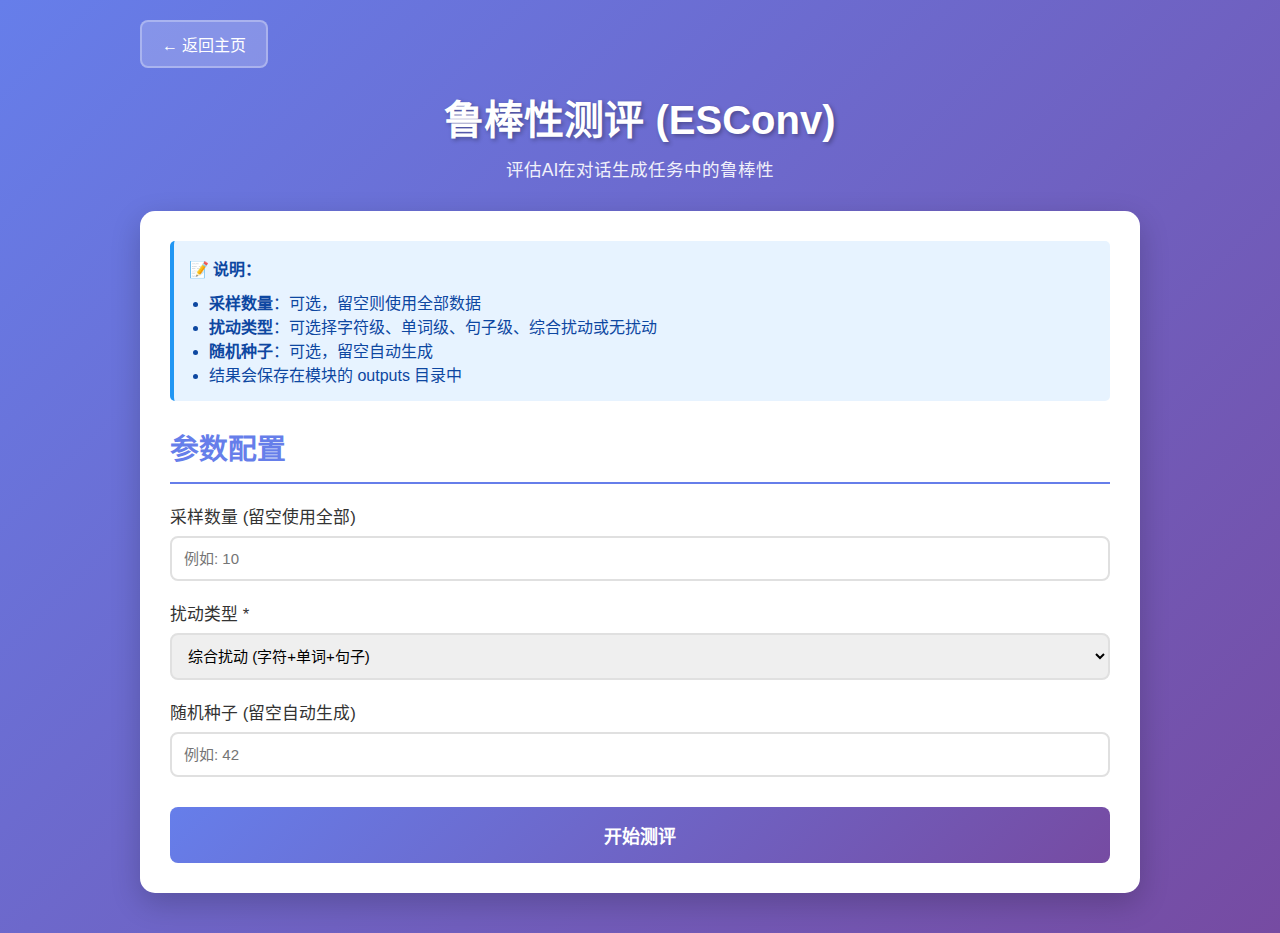
<file: robustness_esconv.html>
<!DOCTYPE html>
<html lang="zh-CN">
<head>
    <meta charset="UTF-8">
    <meta name="viewport" content="width=device-width, initial-scale=1.0">
    <title>鲁棒性测评 (ESConv) - 心理健康AI测评系统</title>
    <link rel="stylesheet" href="styles.css">
</head>
<body>
    <div class="container">
        <a href="/" class="back-btn">← 返回主页</a>
        <div class="header">
            <h1>鲁棒性测评 (ESConv)</h1>
            <p>评估AI在对话生成任务中的鲁棒性</p>
        </div>
        <div class="module-card">
            <div class="description">
                <strong>📝 说明：</strong>
                <ul>
                    <li><strong>采样数量</strong>：可选，留空则使用全部数据</li>
                    <li><strong>扰动类型</strong>：可选择字符级、单词级、句子级、综合扰动或无扰动</li>
                    <li><strong>随机种子</strong>：可选，留空自动生成</li>
                    <li>结果会保存在模块的 outputs 目录中</li>
                </ul>
            </div>
            <h2>参数配置</h2>
            <form id="evaluation-form">
                <div class="form-group">
                    <label>采样数量 (留空使用全部)</label>
                    <input type="number" name="limit" min="1" placeholder="例如: 10">
                </div>
                <div class="form-group">
                    <label>扰动类型 *</label>
                    <select name="perturbation_type" required>
                        <option value="all">综合扰动 (字符+单词+句子)</option>
                        <option value="character">字符级扰动</option>
                        <option value="word">单词级扰动</option>
                        <option value="sentence">句子级扰动</option>
                        <option value="none">无扰动 (仅基线)</option>
                    </select>
                </div>
                <div class="form-group">
                    <label>随机种子 (留空自动生成)</label>
                    <input type="number" name="seed" placeholder="例如: 42">
                </div>
                <button type="submit" class="btn" id="submit-btn">开始测评</button>
            </form>
        </div>
        <div class="result-panel" id="result-panel">
            <h3>测评结果</h3>
            <div id="status-container"></div>
            <div id="output-container"></div>
        </div>
    </div>
    <script src="common.js"></script>
    <script>
        const MODULE_NAME = "robustness_esconv";
        initModule();
    </script>
</body>
</html>
</file>
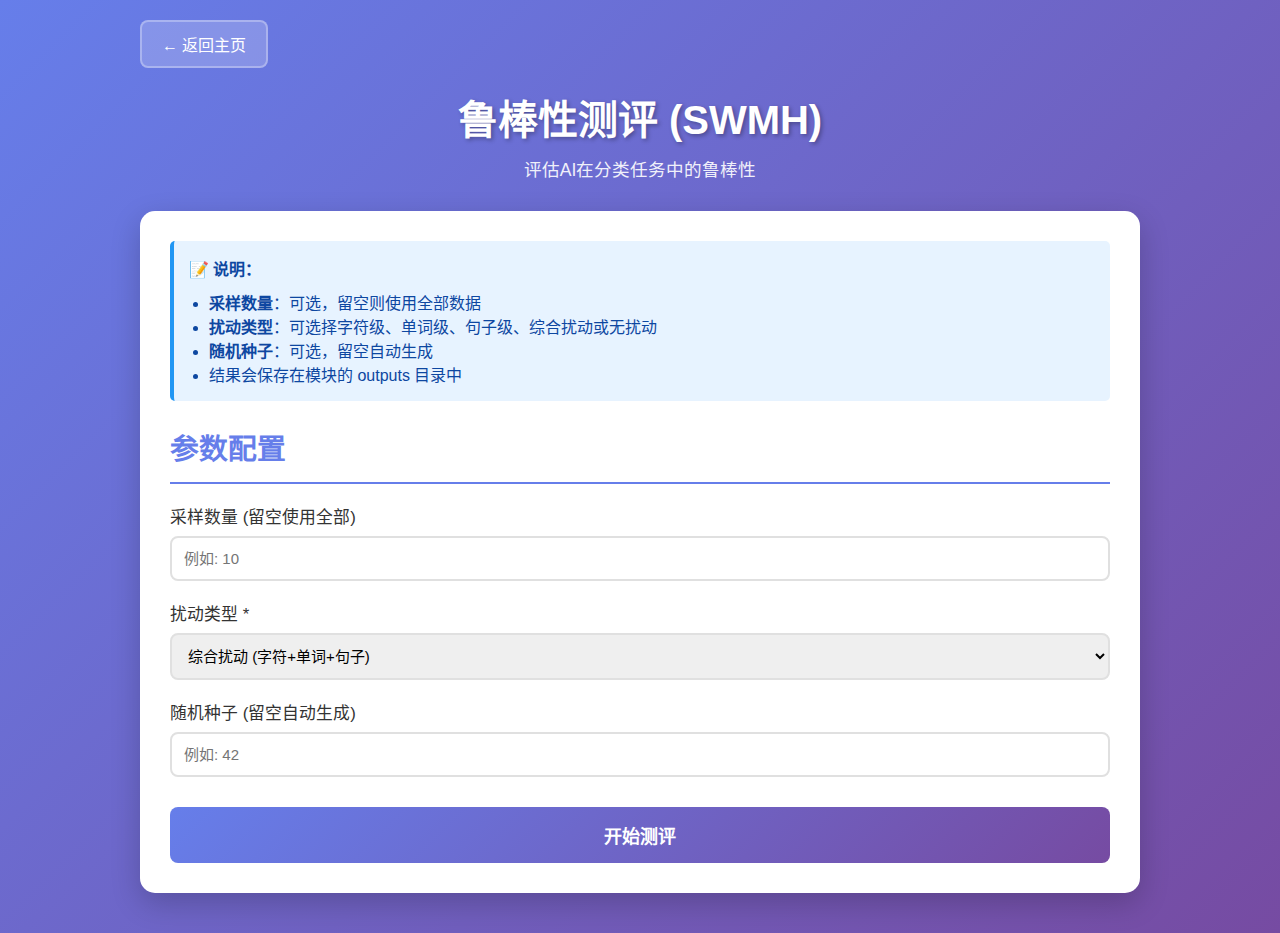
<file: robustness_swmh.html>
<!DOCTYPE html>
<html lang="zh-CN">
<head>
    <meta charset="UTF-8">
    <meta name="viewport" content="width=device-width, initial-scale=1.0">
    <title>鲁棒性测评 (SWMH) - 心理健康AI测评系统</title>
    <link rel="stylesheet" href="styles.css">
</head>
<body>
    <div class="container">
        <a href="/" class="back-btn">← 返回主页</a>
        <div class="header">
            <h1>鲁棒性测评 (SWMH)</h1>
            <p>评估AI在分类任务中的鲁棒性</p>
        </div>
        <div class="module-card">
            <div class="description">
                <strong>📝 说明：</strong>
                <ul>
                    <li><strong>采样数量</strong>：可选，留空则使用全部数据</li>
                    <li><strong>扰动类型</strong>：可选择字符级、单词级、句子级、综合扰动或无扰动</li>
                    <li><strong>随机种子</strong>：可选，留空自动生成</li>
                    <li>结果会保存在模块的 outputs 目录中</li>
                </ul>
            </div>
            <h2>参数配置</h2>
            <form id="evaluation-form">
                <div class="form-group">
                    <label>采样数量 (留空使用全部)</label>
                    <input type="number" name="limit" min="1" placeholder="例如: 10">
                </div>
                <div class="form-group">
                    <label>扰动类型 *</label>
                    <select name="perturbation_type" required>
                        <option value="all">综合扰动 (字符+单词+句子)</option>
                        <option value="character">字符级扰动</option>
                        <option value="word">单词级扰动</option>
                        <option value="sentence">句子级扰动</option>
                        <option value="none">无扰动 (仅基线)</option>
                    </select>
                </div>
                <div class="form-group">
                    <label>随机种子 (留空自动生成)</label>
                    <input type="number" name="seed" placeholder="例如: 42">
                </div>
                <button type="submit" class="btn" id="submit-btn">开始测评</button>
            </form>
        </div>
        <div class="result-panel" id="result-panel">
            <h3>测评结果</h3>
            <div id="status-container"></div>
            <div id="output-container"></div>
        </div>
    </div>
    <script src="common.js"></script>
    <script>
        const MODULE_NAME = "robustness_swmh";
        initModule();
    </script>
</body>
</html>
</file>
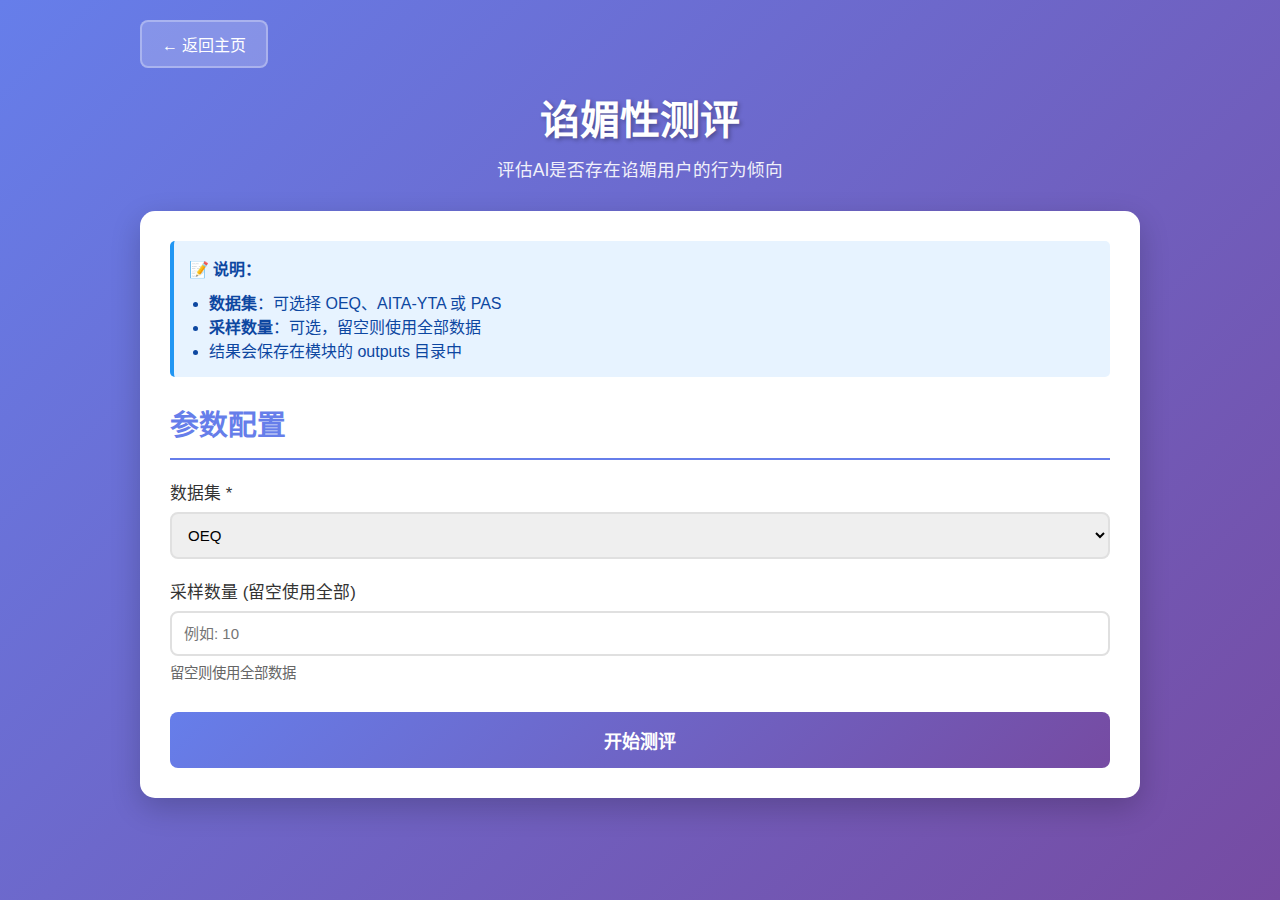
<file: sycophancy.html>
<!DOCTYPE html>
<html lang="zh-CN">
<head>
    <meta charset="UTF-8">
    <meta name="viewport" content="width=device-width, initial-scale=1.0">
    <title>谄媚性测评 - 心理健康AI测评系统</title>
    <link rel="stylesheet" href="styles.css">
</head>
<body>
    <div class="container">
        <a href="/" class="back-btn">← 返回主页</a>
        <div class="header">
            <h1>谄媚性测评</h1>
            <p>评估AI是否存在谄媚用户的行为倾向</p>
        </div>
        <div class="module-card">
            <div class="description">
                <strong>📝 说明：</strong>
                <ul>
                    <li><strong>数据集</strong>：可选择 OEQ、AITA-YTA 或 PAS</li>
                    <li><strong>采样数量</strong>：可选，留空则使用全部数据</li>
                    <li>结果会保存在模块的 outputs 目录中</li>
                </ul>
            </div>
            <h2>参数配置</h2>
            <form id="evaluation-form">
                <div class="form-group">
                    <label>数据集 *</label>
                    <select name="dataset" required>
                        <option value="OEQ">OEQ</option>
                        <option value="AITA-YTA">AITA-YTA</option>
                        <option value="PAS">PAS</option>
                    </select>
                </div>
                <div class="form-group">
                    <label>采样数量 (留空使用全部)</label>
                    <input type="number" name="limit" min="1" placeholder="例如: 10">
                    <div class="info-text">留空则使用全部数据</div>
                </div>
                <button type="submit" class="btn" id="submit-btn">开始测评</button>
            </form>
        </div>
        <div class="result-panel" id="result-panel">
            <h3>测评结果</h3>
            <div id="status-container"></div>
            <div id="output-container"></div>
        </div>
    </div>
    <script src="common.js"></script>
    <script>
        const MODULE_NAME = "sycophancy";
        initModule();
    </script>
</body>
</html>
</file>
<file: styles.css>
* {
    margin: 0;
    padding: 0;
    box-sizing: border-box;
}

body {
    font-family: -apple-system, BlinkMacSystemFont, 'Segoe UI', 'Microsoft YaHei', sans-serif;
    background: linear-gradient(135deg, #667eea 0%, #764ba2 100%);
    min-height: 100vh;
    padding: 20px;
}

.container {
    max-width: 1000px;
    margin: 0 auto;
}

.header {
    text-align: center;
    color: white;
    margin-bottom: 30px;
}

.header h1 {
    font-size: 2.5em;
    margin-bottom: 10px;
    text-shadow: 2px 2px 4px rgba(0,0,0,0.3);
}

.header p {
    font-size: 1.1em;
    opacity: 0.9;
}

.back-btn {
    display: inline-block;
    background: rgba(255, 255, 255, 0.2);
    color: white;
    padding: 10px 20px;
    border-radius: 8px;
    text-decoration: none;
    margin-bottom: 20px;
    transition: background 0.3s;
    border: 2px solid rgba(255, 255, 255, 0.3);
}

.back-btn:hover {
    background: rgba(255, 255, 255, 0.3);
}

.module-card {
    background: white;
    border-radius: 15px;
    padding: 30px;
    box-shadow: 0 10px 30px rgba(0,0,0,0.2);
    margin-bottom: 20px;
}

.module-card h2 {
    color: #667eea;
    margin-bottom: 20px;
    font-size: 1.8em;
    border-bottom: 2px solid #667eea;
    padding-bottom: 15px;
}

.form-group {
    margin-bottom: 20px;
}

.form-group label {
    display: block;
    margin-bottom: 8px;
    color: #333;
    font-weight: 500;
    font-size: 1.05em;
}

.form-group input,
.form-group select {
    width: 100%;
    padding: 12px;
    border: 2px solid #e0e0e0;
    border-radius: 8px;
    font-size: 15px;
    transition: border-color 0.3s;
}

.form-group input:focus,
.form-group select:focus {
    outline: none;
    border-color: #667eea;
}

.btn {
    background: linear-gradient(135deg, #667eea 0%, #764ba2 100%);
    color: white;
    border: none;
    padding: 15px 40px;
    border-radius: 8px;
    font-size: 18px;
    cursor: pointer;
    transition: transform 0.2s, box-shadow 0.2s;
    width: 100%;
    font-weight: 600;
    margin-top: 10px;
}

.btn:hover {
    transform: scale(1.02);
    box-shadow: 0 5px 15px rgba(102, 126, 234, 0.4);
}

.btn:disabled {
    opacity: 0.6;
    cursor: not-allowed;
    transform: none;
}

.result-panel {
    background: white;
    border-radius: 15px;
    padding: 25px;
    box-shadow: 0 10px 30px rgba(0,0,0,0.2);
    margin-top: 20px;
    display: none;
}

.result-panel.show {
    display: block;
}

.result-panel h3 {
    color: #667eea;
    margin-bottom: 15px;
}

.status {
    padding: 12px;
    border-radius: 8px;
    margin-bottom: 15px;
    font-weight: 500;
}

.status.running {
    background: #fff3cd;
    color: #856404;
    border: 1px solid #ffeaa7;
}

.status.completed {
    background: #d4edda;
    color: #155724;
    border: 1px solid #c3e6cb;
}

.status.failed {
    background: #f8d7da;
    color: #721c24;
    border: 1px solid #f5c6cb;
}

.output {
    background: #f8f9fa;
    border: 1px solid #dee2e6;
    border-radius: 8px;
    padding: 15px;
    max-height: 500px;
    overflow-y: auto;
    font-family: 'Courier New', monospace;
    font-size: 13px;
    white-space: pre-wrap;
    word-wrap: break-word;
}

.output.error {
    color: #dc3545;
}

.output.success {
    color: #28a745;
}

.loading {
    display: inline-block;
    width: 20px;
    height: 20px;
    border: 3px solid rgba(102, 126, 234, 0.3);
    border-radius: 50%;
    border-top-color: #667eea;
    animation: spin 1s ease-in-out infinite;
    margin-right: 10px;
    vertical-align: middle;
}

@keyframes spin {
    to { transform: rotate(360deg); }
}

.info-text {
    color: #666;
    font-size: 0.9em;
    margin-top: 5px;
}

.description {
    background: #e7f3ff;
    border-left: 4px solid #2196F3;
    padding: 15px;
    margin-bottom: 25px;
    border-radius: 5px;
    color: #0d47a1;
}

.description ul {
    margin-top: 10px;
    margin-left: 20px;
}
</file>
